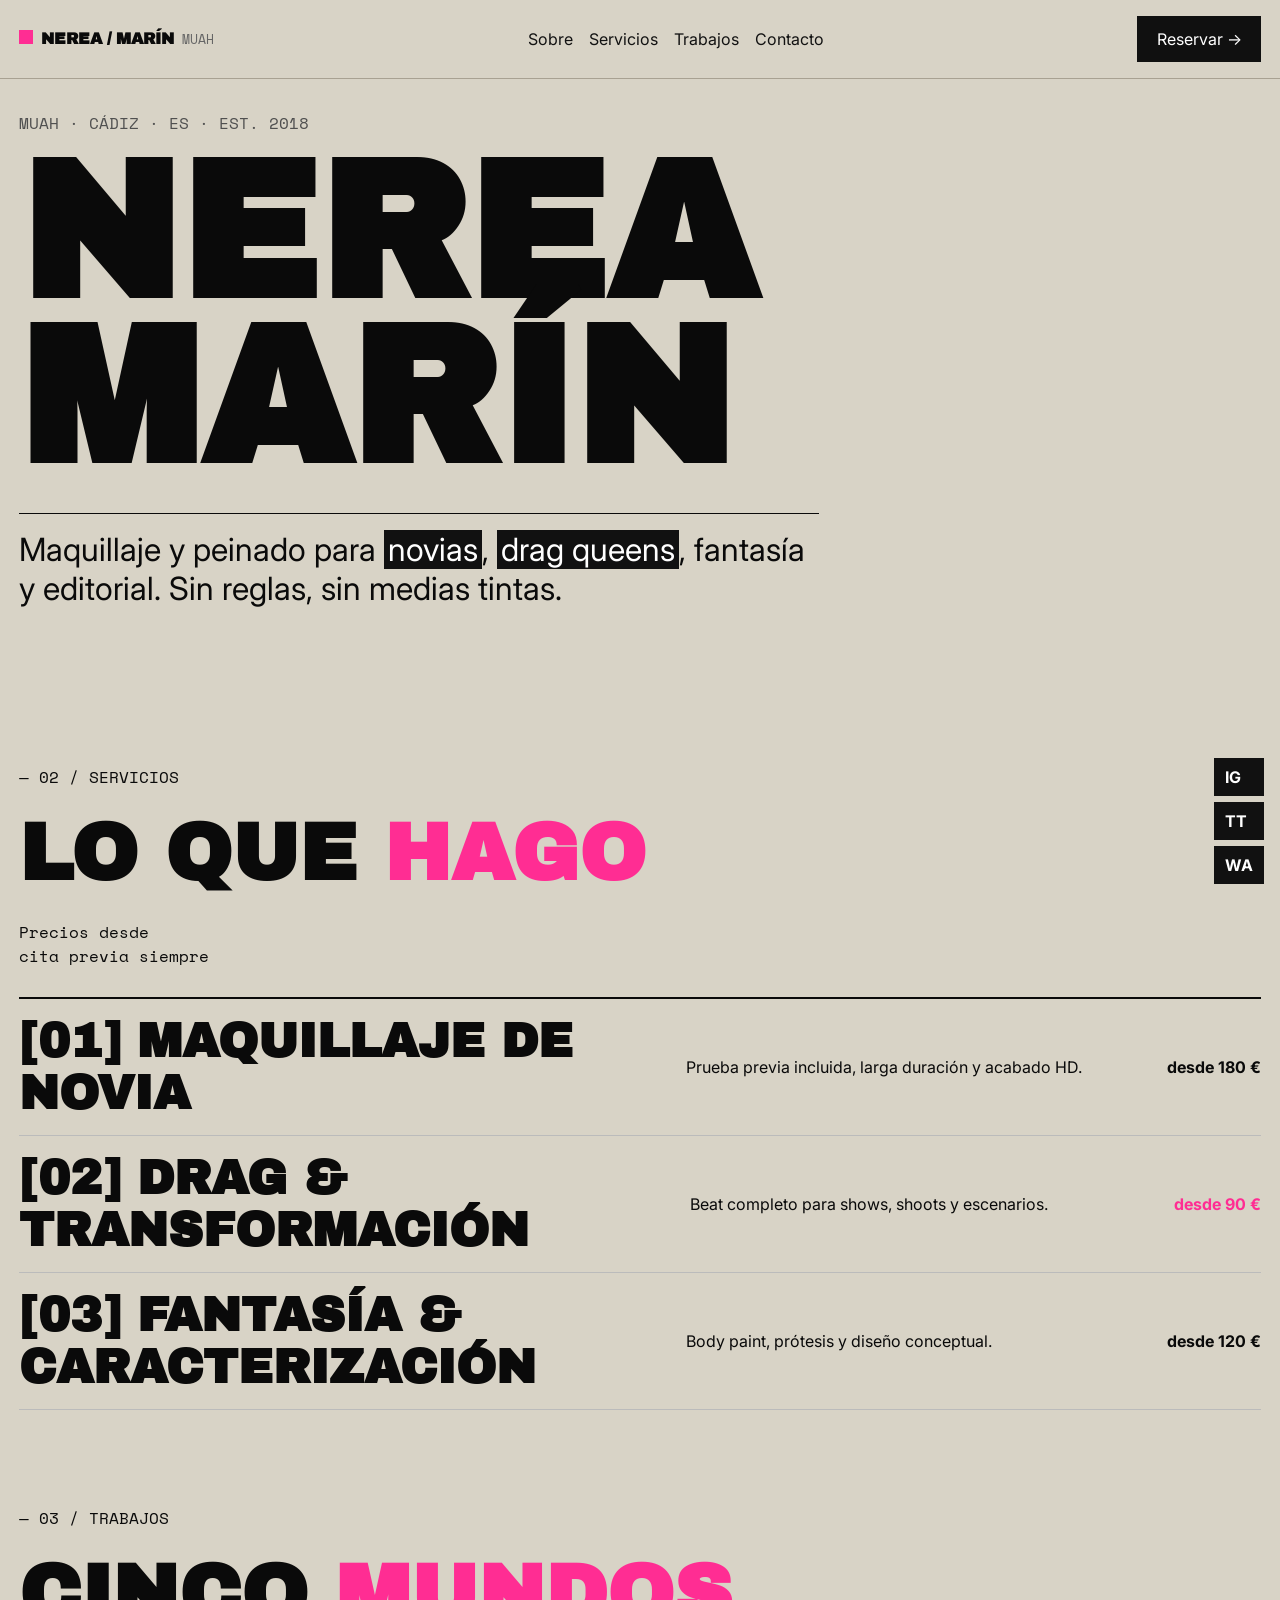
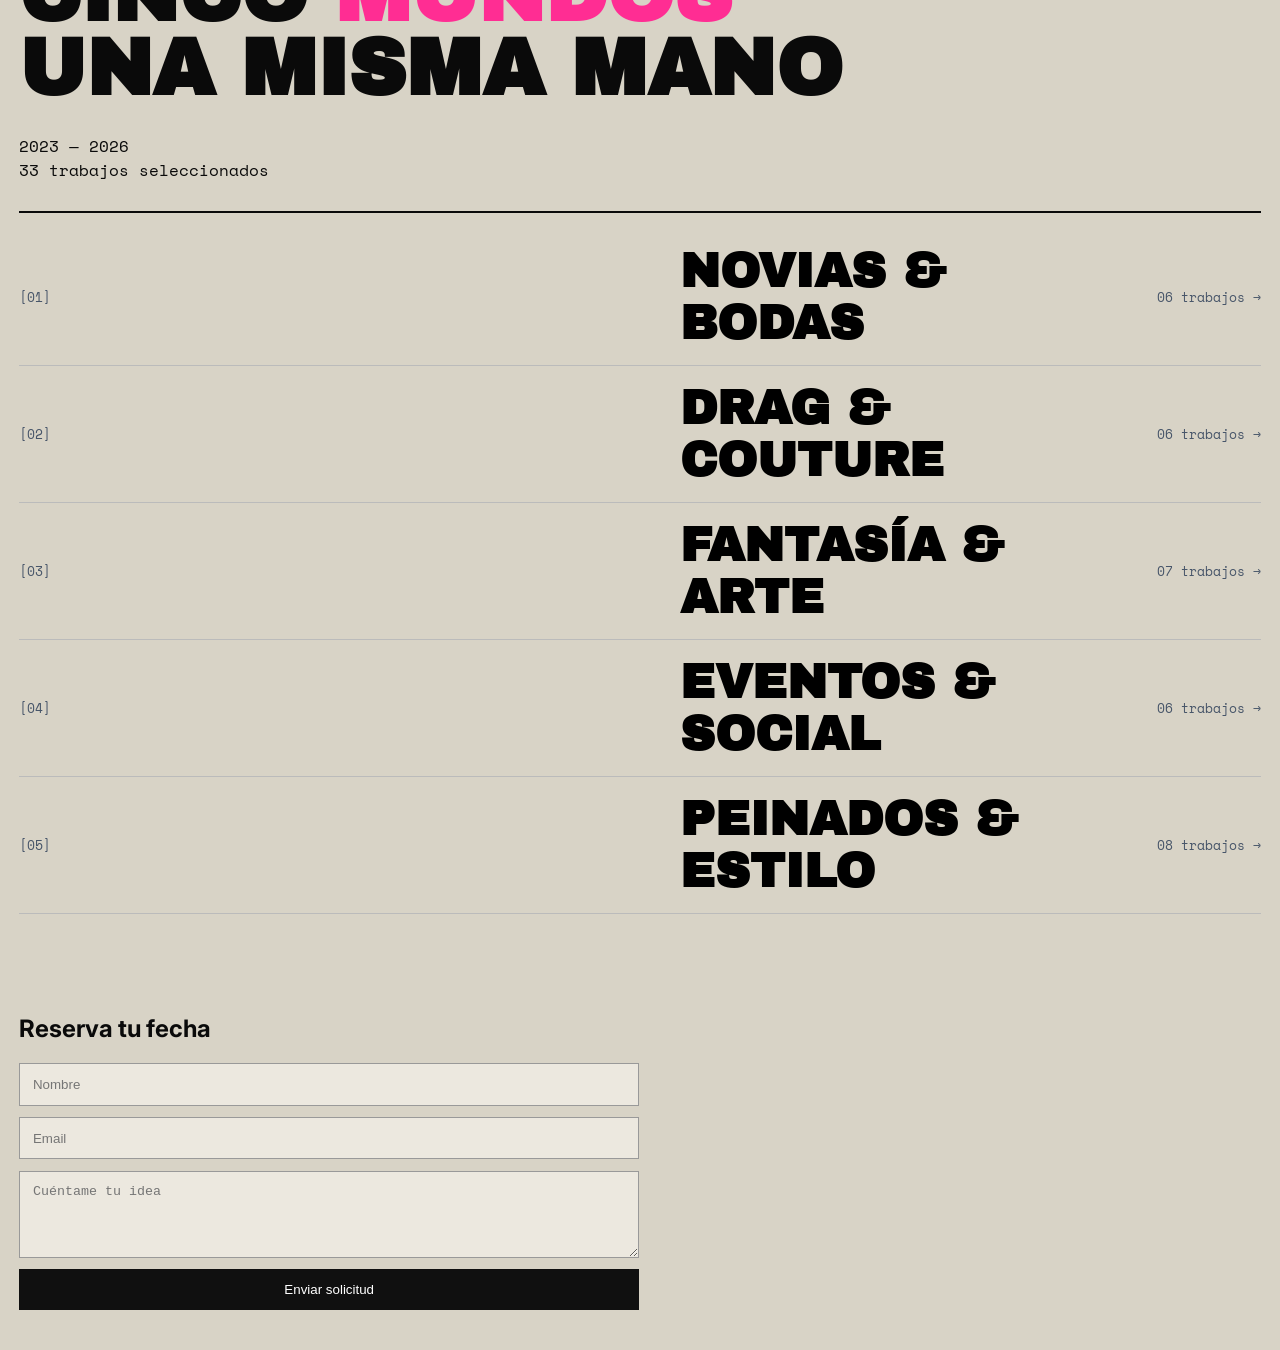
<file: index.html>
<!doctype html><html lang="es"><head><meta charset="UTF-8"><meta name="viewport" content="width=device-width, initial-scale=1.0"><title>Nerea Marín | MUAH</title><link rel="preconnect" href="https://fonts.googleapis.com"><link rel="preconnect" href="https://fonts.gstatic.com" crossorigin><link href="https://fonts.googleapis.com/css2?family=Archivo+Black&family=Inter:wght@400;500;700&family=Space+Mono:wght@400;700&display=swap" rel="stylesheet"><link rel="stylesheet" href="portfolio.css"></head><body>
<header class="topbar"><div class="brand"><span class="dot"></span><strong>NEREA / MARÍN</strong><small>MUAH</small></div><nav><a href="#sobre">Sobre</a><a href="#servicios">Servicios</a><a href="#trabajos">Trabajos</a><a href="#contacto">Contacto</a></nav><a class="reserve" href="#contacto">Reservar →</a></header>
<section class="hero"><p class="meta">MUAH · CÁDIZ · ES · EST. 2018</p><h1>NEREA <span>MARÍN</span></h1><p class="lead">Maquillaje y peinado para <mark>novias</mark>, <mark>drag queens</mark>, fantasía y editorial. Sin reglas, sin medias tintas.</p></section>
<main>
<section id="servicios" class="block"><div class="block-top"><p>— 02 / SERVICIOS</p><h2>LO QUE <span>HAGO</span></h2><p>Precios desde<br>cita previa siempre</p></div><div class="rows"><article><b>[01] MAQUILLAJE DE NOVIA</b><p>Prueba previa incluida, larga duración y acabado HD.</p><strong>desde 180 €</strong></article><article><b>[02] DRAG & TRANSFORMACIÓN</b><p>Beat completo para shows, shoots y escenarios.</p><strong class="accent">desde 90 €</strong></article><article><b>[03] FANTASÍA & CARACTERIZACIÓN</b><p>Body paint, prótesis y diseño conceptual.</p><strong>desde 120 €</strong></article></div></section>
<section id="trabajos" class="block"><div class="block-top"><p>— 03 / TRABAJOS</p><h2>CINCO <span>MUNDOS</span><br>UNA MISMA MANO</h2><p>2023 — 2026<br>33 trabajos seleccionados</p></div><div class="category-list"><button class="cat" data-editorial="novias"><span>[01]</span><b>NOVIAS & BODAS</b><em>06 trabajos →</em></button><button class="cat" data-editorial="drag"><span>[02]</span><b>DRAG & COUTURE</b><em>06 trabajos →</em></button><button class="cat" data-editorial="fantasia"><span>[03]</span><b>FANTASÍA & ARTE</b><em>07 trabajos →</em></button><button class="cat" data-editorial="social"><span>[04]</span><b>EVENTOS & SOCIAL</b><em>06 trabajos →</em></button><button class="cat" data-editorial="peluqueria"><span>[05]</span><b>PEINADOS & ESTILO</b><em>08 trabajos →</em></button></div></section>
<section id="contacto" class="block contact"><h2>Reserva tu fecha</h2><form><input placeholder="Nombre" required><input type="email" placeholder="Email" required><textarea placeholder="Cuéntame tu idea" rows="4"></textarea><button class="reserve" type="submit">Enviar solicitud</button></form></section>
</main>
<aside class="social-float"><a href="https://instagram.com" target="_blank" rel="noopener">IG</a><a href="https://tiktok.com" target="_blank" rel="noopener">TT</a><a href="https://wa.me/34600000000" target="_blank" rel="noopener">WA</a></aside>
<dialog id="editorialModal" class="modal"><button id="closeModal" class="close">×</button><h3 id="modalTitle"></h3><p id="modalInfo"></p><div id="modalGallery" class="modal-gallery"></div><h4>Productos utilizados</h4><ul id="modalProducts"></ul></dialog>
<script src="portfolio.js"></script></body></html>
</file>
<file: portfolio.css>
:root{--bg:#d8d3c6;--text:#0a0a0a;--line:#a8a192;--pink:#ff2d93}*{box-sizing:border-box}body{margin:0;font-family:Inter,sans-serif;background:var(--bg);color:var(--text)}
.topbar{display:flex;justify-content:space-between;align-items:center;padding:1rem 1.2rem;border-bottom:1px solid var(--line);position:sticky;top:0;background:var(--bg);z-index:30}.brand{display:flex;gap:.5rem;align-items:baseline}.dot{width:14px;height:14px;background:var(--pink);display:inline-block}.brand strong{font-family:'Archivo Black',sans-serif}.brand small{font-family:'Space Mono',monospace;color:#666}
nav{display:none;gap:1rem}nav a{color:#121212;text-decoration:none}.reserve{background:#101010;color:#fff;padding:.8rem 1.2rem;text-decoration:none;border:none}
.hero{padding:1rem 1.2rem 3rem;min-height:70vh}.meta{font-family:'Space Mono',monospace;color:#505050}.hero h1{font-family:'Archivo Black',sans-serif;font-size:clamp(3rem,16vw,12rem);line-height:.86;margin:1rem 0}.hero h1 span{display:block}.lead{font-size:clamp(1.2rem,3vw,2rem);max-width:800px;border-top:1px solid var(--text);padding-top:1rem}.lead mark{background:#111;color:#fff;padding:0 .25rem}
.block{padding:2.5rem 1.2rem}.block-top{display:grid;gap:.8rem;border-bottom:2px solid var(--text);padding-bottom:.8rem}.block-top h2{font-family:'Archivo Black';font-size:clamp(2rem,8vw,5rem);line-height:.92;margin:0}.block-top h2 span{color:var(--pink)}.block-top p{font-family:'Space Mono'}
.rows article,.cat{display:grid;grid-template-columns:1.4fr 1fr auto;gap:1rem;align-items:center;padding:1rem 0;border-bottom:1px solid #bbb;background:none;border-left:none;border-right:none;border-top:none;width:100%;text-align:left}.rows b,.cat b{font-family:'Archivo Black';font-size:clamp(1.2rem,4vw,3rem)}.rows .accent{color:var(--pink)}
.category-list{margin-top:1rem}.cat span,.cat em{font-family:'Space Mono';font-style:normal;color:#475569}
.contact form{display:grid;gap:.7rem;max-width:620px}input,textarea{padding:.8rem;border:1px solid #999;background:#ece8df}
.social-float{position:fixed;right:1rem;bottom:1rem;display:grid;gap:.4rem}.social-float a{background:#111;color:#fff;padding:.55rem .7rem;text-decoration:none;font-weight:700}
.modal{width:min(1200px,96vw);border:none;padding:1rem;background:#f1ede4}.modal-gallery{display:grid;grid-template-columns:1fr;gap:.6rem}.modal-gallery img{width:100%;display:block}.close{float:right;background:none;border:none;font-size:2rem}
@media(min-width:900px){nav{display:flex}.modal-gallery{grid-template-columns:repeat(3,1fr)}}
</file>
